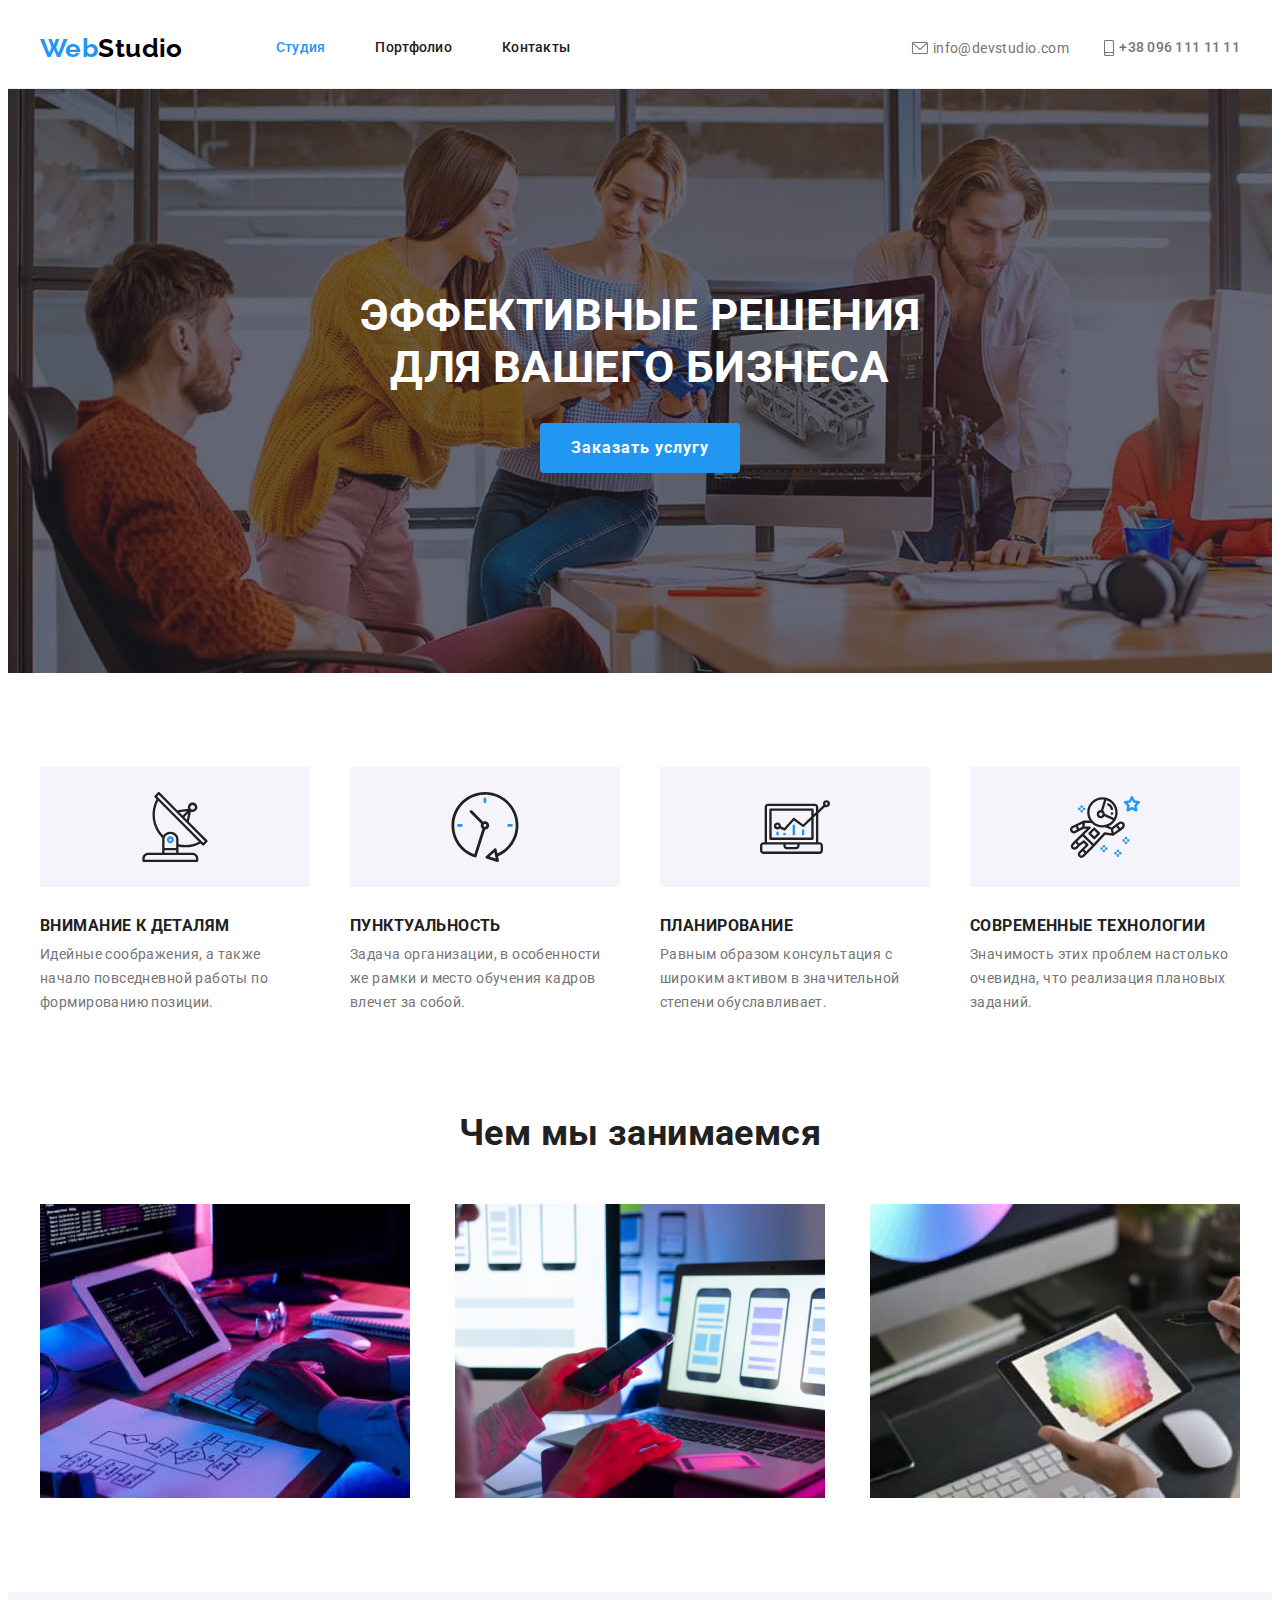
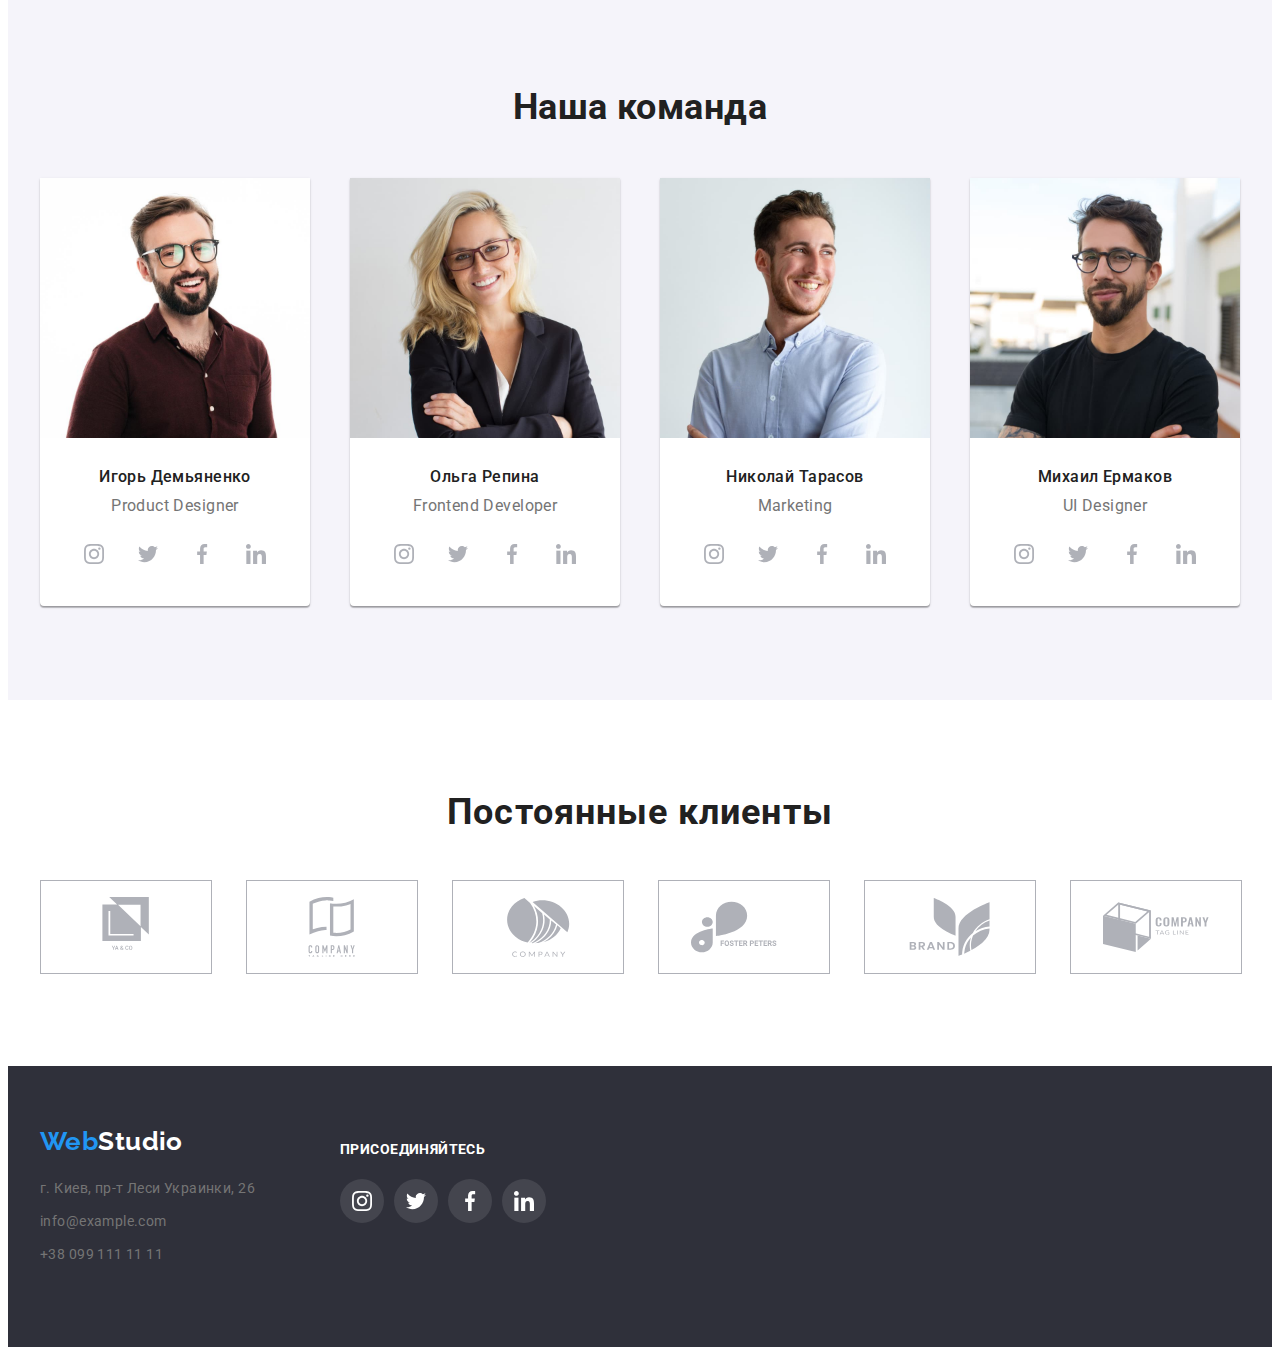
<file: index.html>
<!DOCTYPE html>
<html lang="ru">

<head>
    <meta charset="UTF-8">
    <meta http-equiv="X-UA-Compatible" content="IE=edge">
    <meta name="viewport" content="width=device-width, initial-scale=1.0">
    <title>Web Studio (Version 2.1)</title>
    <link
        href="https://fonts.googleapis.com/css2?family=Raleway:wght@700&family=Roboto:wght@400;500;700;900&display=swap"
        rel="stylesheet">
    <link rel="stylesheet" href="https://cdnjs.cloudflare.com/ajax/libs/modern-normalize/1.1.0/modern-normalize.min.css"
        integrity="sha512-wpPYUAdjBVSE4KJnH1VR1HeZfpl1ub8YT/NKx4PuQ5NmX2tKuGu6U/JRp5y+Y8XG2tV+wKQpNHVUX03MfMFn9Q=="
        crossorigin="anonymous" referrerpolicy="no-referrer" />
    <link rel="stylesheet" href="./css/styles.css" />
</head>

<body>

    <!--Header box-->
    <header class="header nav-head">
        <div class="container nav-head">

            <nav class="nav-container">

                <span class="web">Web<span class="studio">Studio</span></span>

                <ul class="nav">
                    <li class="item"><a href="index.html" class="link-accent">Студия</a></li>
                    <li class="item"><a href="portfolio.html" class="nav-link">Портфолио</a></li>
                    <li class="item"><a href="" class="nav-link">Контакты</a></li>
                </ul>

            </nav>

           
            <ul class="auth-nav">   
                <li class="item"><a href="mailto:info@devstudio.com" class="hader-link" >
                    <svg class="contact-icon-envelope" width="16" height="12"><use href="./img/symbol-defs.svg#icon-envelope"></use>
                    </svg>info@devstudio.com</a>
                </li>
                <li class="item"><a href="tel:+380961111111" class="tel-link"><svg class="contact-icon-smartphone" width="10" height="16">
                    <use href="./img/symbol-defs.svg#icon-smartphone"></use>
                </svg>+38 096 111 11 11</a></li>
            </ul>
        </div>
    </header>

    <!--Main box-->
    <main>

        <!--Section of content 1-->

        <section class="main-section">
            <div class="container">
                <h1 class="heading">ЭФФЕКТИВНЫЕ РЕШЕНИЯ<br>ДЛЯ ВАШЕГО БИЗНЕСА</h1>
                <button type=button class="order-button">Заказать услугу</button>
            </div>
        </section>

        <!--Section of content 2-->
        <section class="section qualitie">
            <div class="container">
                <h2 hidden>Рабочие качества</h2>
                <ul class="section-content">
                    <li class="li-content">
                        <div class="icon-quality">
                            <svg class="worck-icon">
                                <use href="./img/symbol-defs.svg#icon-antenna"></use>
                            </svg>
                        </div>
                        <h3 class="worck-title">ВНИМАНИЕ К ДЕТАЛЯМ</h3>
                        <p class="worck-content">Идейные соображения, а также начало 
                            повседневной работы по формированию
                            позиции.</p>
                    </li>

                    <li class="li-content">
                        <div class="icon-quality">
                            <svg class="worck-icon">
                                <use href="./img/symbol-defs.svg#icon-clock"></use>
                            </svg>
                        </div>
                        <h3 class="worck-title">ПУНКТУАЛЬНОСТЬ</h3>
                        <p class="worck-content">Задача организации, в особенности
                             же рамки и место обучения кадров
                            влечет за собой.</p>
                    </li>

                    <li class="li-content">
                        <div class="icon-quality">
                            <svg class="worck-icon">
                                <use href="./img/symbol-defs.svg#icon-diagram"></use>
                            </svg>
                        </div>
                        <h3 class="worck-title">ПЛАНИРОВАНИЕ</h3>
                        <p class="worck-content">Равным образом консультация с широким 
                            активом в значительной степени
                            обуславливает.</p>
                    </li>

                    <li class="li-content">
                        <div class="icon-quality">
                            <svg class="worck-icon">
                                <use href="./img/symbol-defs.svg#icon-astronaut"></use>
                            </svg>
                        </div>
                        <h3 class="worck-title">СОВРЕМЕННЫЕ ТЕХНОЛОГИИ</h3>
                        <p class="worck-content">Значимость этих проблем настолько очевидна,
                            что реализация плановых
                            заданий.</p>
                    </li>
                </ul>
            </div>
        </section>

        <!--Section of content 3-->
        <section class="section">
            <div class="container">
                <h2 class="our-activities">Чем мы занимаемся</h2>
                <ul class="section-worck">
                    <li class="li-worck"><img src="./img/box1.jpg" width=370 alt="Человек работает на айпаде"></li>
                    <li class="li-worck"><img src="./img/box2.jpg" width=370
                            alt="Человек  работает на лептопе и держит в руке телефон"></li>
                    <li class="li-worck"><img src="./img/box3.jpg" width=370
                            alt="Человек держит в руках айпад с выбором цветовой гаммы"></li>            
                </ul>
            </div>
        </section>

        <!--Section of content 4-->
        <section class="section section-color">
            <div class="container">
                <h2 class="our-activities">Наша команда</h2>
                <!--<div class="teamsection-box">-->
                

               <!--Список команды-->
               <ul class="our-team">

                    <!--Контент карточки-->
                    <li class="li-team">
                                <img src="img/foto1.jpg" width=270 alt="фото Игорь Демьяненко">
                                <div class="person-information">
                                    <h3 class="worck-team">Игорь Демьяненко</h3>
                                    <p class="person">Product Designer</p>
                                </div>

                        <!--Список ссылок соцсетей-->
                        <ul class="soc-icon">
                            <li class="soc-link">
                                <a href="" class="soc-link-box">
                                    <svg width="20" height="20" class="instagram">
                                        <use href="./img/symbol-defs.svg#icon-instagram"></use>
                                    </svg>
                                </a>
                            </li>
                            <li class="soc-link">
                                <a href="" class="soc-link-box">
                                    <svg width="20" height="20" class="instagram">
                                        <use href="./img/symbol-defs.svg#icon-twitter1"></use>
                                    </svg>
                                </a>
                            </li>
                        
                            <li class="soc-link">
                                <a href="" class="soc-link-box">
                                    <svg width="20" height="20" class="instagram">
                                        <use href="./img/symbol-defs.svg#icon-facebook"></use>
                                    </svg>
                                </a>
                            </li>
                            <li class="soc-link">
                                <a href="" class="soc-link-box">
                                    <svg width="20" height="20" class="instagram">
                                        <use href="./img/symbol-defs.svg#icon-linkedin"></use>
                                    </svg>
                                </a>
                            </li>
                        </ul>
                    </li>






                    <li class="li-team">
                        <img src="img/foto2.jpg" width=270 alt="фото Ольга Репина">
                        <div class="person-information">
                            <h3 class="worck-team">Ольга Репина</h3>
                            <p class="person">Frontend Developer</p>
                        </div>
                        <!--Список ссылок соцсетей-->
                        <ul class="soc-icon">
                            <li class="soc-link">
                                <a href="" class="soc-link-box">
                                    <svg width="20" height="20" class="instagram">
                                        <use href="./img/symbol-defs.svg#icon-instagram"></use>
                                    </svg>
                                </a>
                            </li>
                            <li class="soc-link">
                                <a href="" class="soc-link-box">
                                    <svg width="20" height="20" class="instagram">
                                        <use href="./img/symbol-defs.svg#icon-twitter1"></use>
                                    </svg>
                                </a>
                            </li>
                        
                            <li class="soc-link">
                                <a href="" class="soc-link-box">
                                    <svg width="20" height="20" class="instagram">
                                        <use href="./img/symbol-defs.svg#icon-facebook"></use>
                                    </svg>
                                </a>
                            </li>
                            <li class="soc-link">
                                <a href="" class="soc-link-box">
                                    <svg width="20" height="20" class="instagram">
                                        <use href="./img/symbol-defs.svg#icon-linkedin"></use>
                                    </svg>
                                </a>
                            </li>
                        </ul>
                    </li>

                    <li class="li-team">
                        <img src="img/foto3.jpg" width=270 alt="фото Николай Тарасов">
                        <div class="person-information">
                            <h3 class="worck-team">Николай Тарасов</h3>
                            <p class="person">Marketing</p>
                        </div>
                        <!--Список ссылок соцсетей-->
                        <ul class="soc-icon">
                            <li class="soc-link">
                                <a href="" class="soc-link-box">
                                    <svg width="20" height="20" class="instagram">
                                        <use href="./img/symbol-defs.svg#icon-instagram"></use>
                                    </svg>
                                </a>
                            </li>
                            <li class="soc-link">
                                <a href="" class="soc-link-box">
                                    <svg width="20" height="20" class="instagram">
                                        <use href="./img/symbol-defs.svg#icon-twitter1"></use>
                                    </svg>
                                </a>
                            </li>
                        
                            <li class="soc-link">
                                <a href="" class="soc-link-box">
                                    <svg width="20" height="20" class="instagram">
                                        <use href="./img/symbol-defs.svg#icon-facebook"></use>
                                    </svg>
                                </a>
                            </li>
                            <li class="soc-link">
                                <a href="" class="soc-link-box">
                                    <svg width="20" height="20" class="instagram">
                                        <use href="./img/symbol-defs.svg#icon-linkedin"></use>
                                    </svg>
                                </a>
                            </li>
                        </ul>
                    </li>

                    <li class="li-team">
                        <img src="img/foto4.jpg" width=270 alt="фото Михаил Ермаков">
                        <div class="person-information">
                            <h3 class="worck-team">Михаил Ермаков</h3>
                            <p class="person">UI Designer</p>
                        </div>
                        <!--Список ссылок соцсетей-->
                        <ul class="soc-icon">
                            <li class="soc-link">
                                <a href="" class="soc-link-box">
                                    <svg width="20" height="20" class="instagram">
                                        <use href="./img/symbol-defs.svg#icon-instagram"></use>
                                    </svg>
                                </a>
                            </li>
                            <li class="soc-link">
                                <a href="" class="soc-link-box">
                                    <svg width="20" height="20" class="instagram">
                                        <use href="./img/symbol-defs.svg#icon-twitter1"></use>
                                    </svg>
                                </a>
                            </li>
                        
                            <li class="soc-link">
                                <a href="" class="soc-link-box">
                                    <svg width="20" height="20" class="instagram">
                                        <use href="./img/symbol-defs.svg#icon-facebook"></use>
                                    </svg>
                                </a>
                            </li>
                            <li class="soc-link">
                                <a href="" class="soc-link-box">
                                    <svg width="20" height="20" class="instagram">
                                        <use href="./img/symbol-defs.svg#icon-linkedin"></use>
                                    </svg>
                                </a>
                            </li>
                        </ul>
                    </li>
                </ul>
            </div>
        </section>
        <section class="container">
            <H2 class="clients">Постоянные клиенты</H2>
            <ul class="customers-list">
                <li class="customers">
                    <a href="" class="customers-link"><svg width="106" height="60">
                        <use href="./img/symbol-defs.svg#icon-group"></use>
                        </svg>
                    </a>
                </li>
                <li class="customers">
                    <a href="" class="customers-link"><svg width="106" height="60">
                            <use href="./img/symbol-defs.svg#icon-group2"></use>
                        </svg>
                    </a>
                </li>
                <li class="customers">
                    <a href="" class="customers-link"><svg width="106" height="60">
                            <use href="./img/symbol-defs.svg#icon-group3"></use>
                        </svg>
                    </a>
                </li>
                <li class="customers">
                    <a href="" class="customers-link"><svg width="106" height="60">
                            <use href="./img/symbol-defs.svg#icon-group4"></use>
                        </svg>
                    </a>
                </li>
                <li class="customers">
                    <a href="" class="customers-link"><svg width="106" height="60">
                            <use href="./img/symbol-defs.svg#icon-group5"></use>
                        </svg>
                    </a>
                </li>
                <li class="customers">
                    <a href="" class="customers-link"><svg width="106" height="60">
                            <use href="./img/symbol-defs.svg#icon-group6"></use>
                        </svg>
                    </a>
                </li>
            </ul>
        </section>
        
    </main>

    <!--Footer box-->
    <footer class="footer">
        <div class="container nav-foot">

            <span class="web-footer">Web<span class="studio-footer">Studio</span></span>

            <address class="address">
                <ul class="ul-footer">
                    <li><a href="г.Киев,пр-тЛесиУкраинки,26" class="footer-adress">г. Киев, пр-т Леси Украинки, 26</a>
                    </li>
                    <li><a href="mailto:info@example.com" class="footer-contact">info@example.com</a></li>
                    <li><a href="tel:+380991111111" class="footer-tel">+38 099 111 11 11</a></li>
                </ul>
            </address>

            <div>
                <ul class="soc-icon-footer">
                    
                        <li>
                            <h4 class="connect">присоединяйтесь</h4>


                    <!--Список ссылок соцсетей-->

                    <ul class="soc-icon">
                        <li class="soc-link">
                            <a href="" class="soc-link-footer">
                                <svg width="20" height="20" class="instagram">
                                    <use href="./img/symbol-defs.svg#icon-instagram"></use>
                                </svg>
                            </a>
                        </li>
                        <li class="soc-link">
                            <a href="" class="soc-link-footer">
                                <svg width="20" height="20" class="instagram">
                                    <use href="./img/symbol-defs.svg#icon-twitter1"></use>
                                </svg>
                            </a>
                        </li>
                    
                        <li class="soc-link">
                            <a href="" class="soc-link-footer">
                                <svg width="20" height="20" class="instagram">
                                    <use href="./img/symbol-defs.svg#icon-facebook"></use>
                                </svg>
                            </a>
                        </li>
                        <li class="soc-link">
                            <a href="" class="soc-link-footer">
                                <svg width="20" height="20" class="instagram">
                                    <use href="./img/symbol-defs.svg#icon-linkedin"></use>
                                </svg>
                            </a>
                        </li>
                    </ul>
                </ul>
            </div>
        </div>
    </footer>
</body>
</html>
</file>
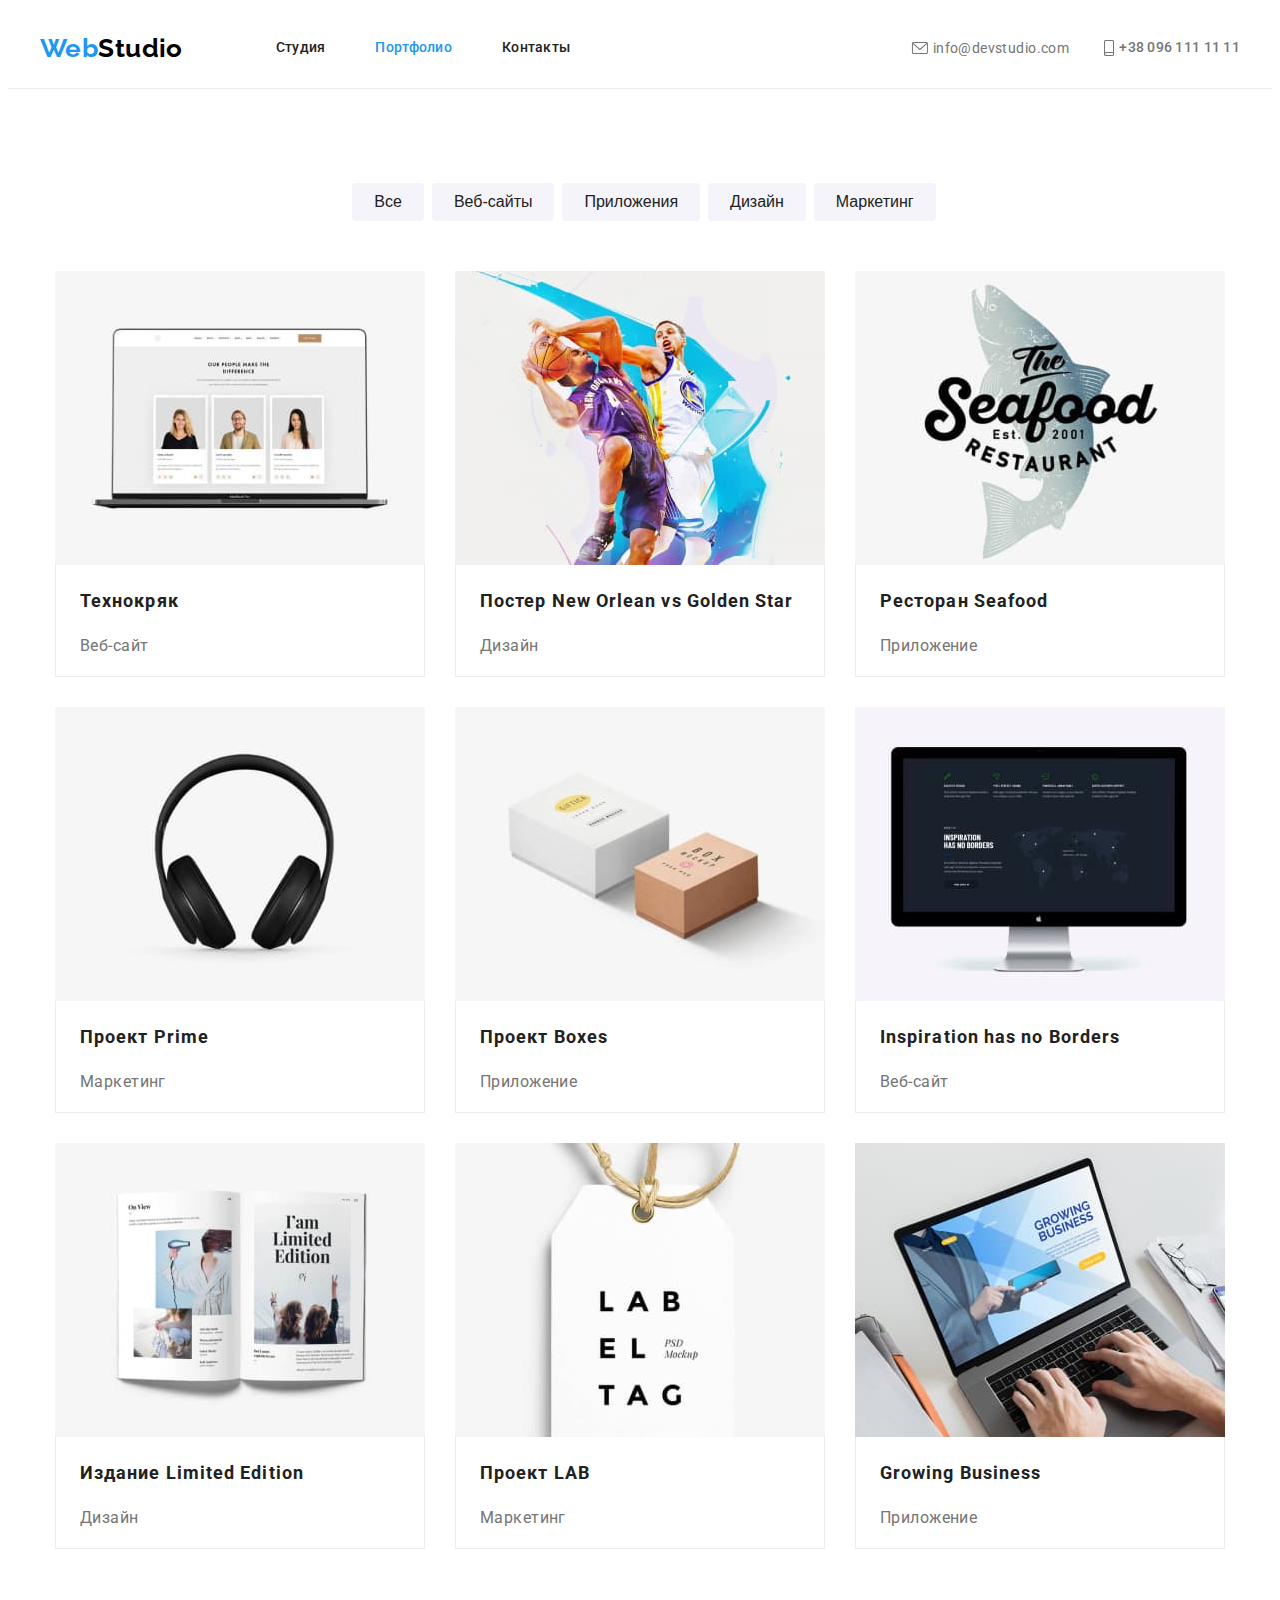
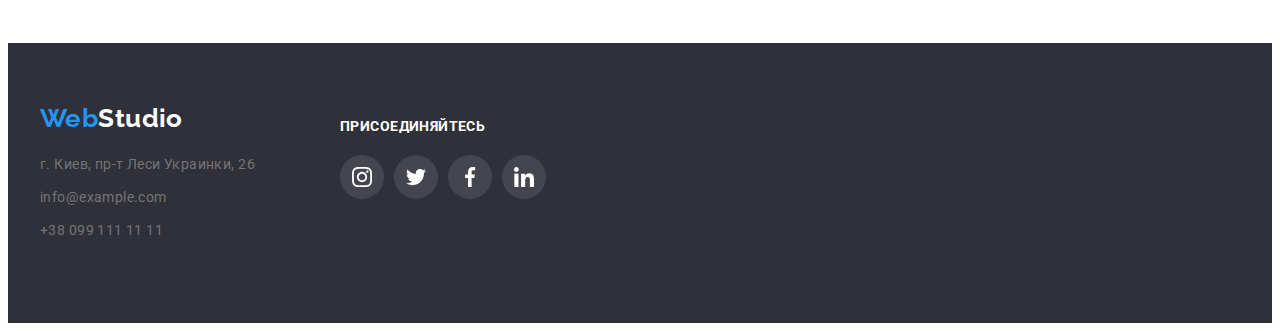
<file: portfolio.html>
<!DOCTYPE html>
<html lang="ru">
<head>
    <meta charset="UTF-8">
    <meta http-equiv="X-UA-Compatible" content="IE=edge">
    <meta name="viewport" content="width=device-width, initial-scale=1.0">
    <title>Portfolio</title>
    <link href="https://fonts.googleapis.com/css2?family=Raleway:wght@700&family=Roboto:wght@400;500;700;900&display=swap"
        rel="stylesheet">
        <link rel="stylesheet" href="https://cdnjs.cloudflare.com/ajax/libs/modern-normalize/1.1.0/modern-normalize.min.css"
            integrity="sha512-wpPYUAdjBVSE4KJnH1VR1HeZfpl1ub8YT/NKx4PuQ5NmX2tKuGu6U/JRp5y+Y8XG2tV+wKQpNHVUX03MfMFn9Q=="
            crossorigin="anonymous" referrerpolicy="no-referrer" />
    <link rel="stylesheet" href="./css/styles.css" />
</head>

<body>
    
<!--Header box-->
<header class="header nav-head">
    <div class="container nav-head">

        <nav class="nav-container">

            <span class="web">Web<span class="studio">Studio</span></span>

            <ul class="nav">
                <li class="item"><a href="index.html" class="nav-link">Студия</a></li>
                <li class="item"><a href="portfolio.html" class="link-accent">Портфолио</a></li>
                <li class="item"><a href="" class="nav-link">Контакты</a></li>
            </ul>

        </nav>

        <ul class="auth-nav">
            <li class="item"><a href="mailto:info@devstudio.com" class="hader-link">
                    <svg class="contact-icon-envelope" width="16" height="12">
                        <use href="./img/symbol-defs.svg#icon-envelope"></use>
                    </svg>info@devstudio.com</a>
            </li>
            <li class="item"><a href="tel:+380961111111" class="tel-link"><svg class="contact-icon-smartphone" width="10"
                        height="16">
                        <use href="./img/symbol-defs.svg#icon-smartphone"></use>
                    </svg>+38 096 111 11 11</a></li>
        </ul>
    </div>
</header>
 <main class="">
        <section class="section">
            <div class="container">
                  <h1 hidden class="main-title">Список наших проектов</h1>
 <!--Список кнопок-->
            <ul class="filter">
                <li class="li-button"><button type=button class="button">Все</button></li>
                <li class="li-button"><button type=button class="button">Веб-сайты</button></li>
                <li class="li-button"><button type=button class="button">Приложения</button></li>
                <li class="li-button"><button type=button class="button">Дизайн</button></li>
                <li class="li-button"><button type=button class="button">Маркетинг</button></li>
            </ul>
<!--Список карточек-->
                    <h2 hidden >Основной контент</h2>

                <ul class="flex-contener">
                    <li class="flex-element">
                            <a href=""><img src="img/img.jpg" width=367 alt="Фотокарточки 3 штуки">
                            <div class="card">
                            <h3 class="sub-title">Технокряк</h3>
                            <p class="person">Веб-сайт</p></a>
                            </div>
                    </li>
                                    
                    <li class="flex-element">
                        <a href=""><img src="img/img(1).jpg" width=367 alt="Игра в баскетболл">
                        <div class="card">
                        <h3 class="sub-title">Постер New Orlean vs Golden Star</h3>
                        <p class="person">Дизайн</p></a>  
                        </div>
                    </li>
        
                    <li class="flex-element">
                        <a href=""><img src="img/img(2).jpg" width=367 alt="Логотип ресторана морепродуктов">
                        <div class="card">
                        <h3 class="sub-title">Ресторан Seafood</h3>
                        <p class="person">Приложение</p></a>
                        </div>
                    </li>
            
                    <li class="flex-element">
                        <a href=""><img src="img/img(3).jpg" width=367 alt="Наушники">
                        <div class="card">
                        <h3 class="sub-title">Проект Prime</h3>
                        <p class="person">Маркетинг</p></a>
                        </div>
                    </li>

                    <li class="flex-element">
                        <a href=""><img src="img/img(4).jpg" width=367 alt="Две коробки">
                        <div class="card">
                        <h3 class="sub-title">Проект Boxes</h3>
                        <p class="person">Приложение</p></a>
                        </div>
                    </li>
                    
                    <li class="flex-element">
                        <a href=""><img src="img/img(5).jpg" width=367 alt="Монитор">
                        <div class="card">
                        <h3 class="sub-title">Inspiration has no Borders</h3>
                        <p class="person">Веб-сайт</p></a>               
                        </div>
                    <li class="flex-element">
                        <a href=""><img src="img/img(6).jpg" width=367 alt="Журнал лимитед эдишен">
                        <div class="card">
                        <h3 class="sub-title">Издание Limited Edition</h3>
                        <p class="person">Дизайн</p></a>
                        </div>
                    </li>
                    
                    <li class="flex-element">
                        <a href=""><img src="img/img(7).jpg" width=367 alt="Стикер лаб">
                        <div class="card">
                        <h3 class="sub-title">Проект LAB</h3>
                        <p class="person">Маркетинг</p></a>
                        </div>
                    </li>
                    <li class="flex-element">
                        <a href=""><img src="img/img(8).jpg" width=367 alt="лептоп">
                        <div class="card">
                        <h3 class="sub-title">Growing Business</h3>
                        <p class="person">Приложение</p></a>
                        </div>
                    </li>
                </ul>
            </div>
          </section>
            </main>

    <!--Footer box-->
    <footer class="footer">
        <div class="container nav-foot">
    
            <span class="web-footer">Web<span class="studio-footer">Studio</span></span>
    
            <address class="address">
                <ul class="ul-footer">
                    <li><a href="г.Киев,пр-тЛесиУкраинки,26" class="footer-adress">г. Киев, пр-т Леси Украинки, 26</a>
                    </li>
                    <li><a href="mailto:info@example.com" class="footer-contact">info@example.com</a></li>
                    <li><a href="tel:+380991111111" class="footer-tel">+38 099 111 11 11</a></li>
                </ul>
            </address>
    
            <div>
                <ul class="soc-icon-footer">
    
                    <li>
                        <h4 class="connect">присоединяйтесь</h4>
    
    
                        <!--Список ссылок соцсетей-->
    
                        <ul class="soc-icon">
                            <li class="soc-link">
                                <a href="" class="soc-link-footer">
                                    <svg width="20" height="20" class="instagram">
                                        <use href="./img/symbol-defs.svg#icon-instagram"></use>
                                    </svg>
                                </a>
                            </li>
                            <li class="soc-link">
                                <a href="" class="soc-link-footer">
                                    <svg width="20" height="20" class="instagram">
                                        <use href="./img/symbol-defs.svg#icon-twitter1"></use>
                                    </svg>
                                </a>
                            </li>
    
                            <li class="soc-link">
                                <a href="" class="soc-link-footer">
                                    <svg width="20" height="20" class="instagram">
                                        <use href="./img/symbol-defs.svg#icon-facebook"></use>
                                    </svg>
                                </a>
                            </li>
                            <li class="soc-link">
                                <a href="" class="soc-link-footer">
                                    <svg width="20" height="20" class="instagram">
                                        <use href="./img/symbol-defs.svg#icon-linkedin"></use>
                                    </svg>
                                </a>
                            </li>
                        </ul>
                </ul>
            </div>
        </div>
    </footer>
</body>
</html>
</file>
<file: css/styles.css>
/* Палитра цветов */
:root {
  --main-txt-color: #212121;
  --body-color: #ffffff;
  --txt-color: #757575;
  --heder-link-color: #2196f3;
  --logo-footer-color: #000000;
  --section1-background-color: #2f303a;
  --footer-link-color: rgb(255, 255, 255, 0.6);
  --section2-background-color: #ececec;
  --section-background-color: #f5f4fa;
  --activity-color: #ff0000;
  --border-color: #afb1b8;
}
/* Убирает точки */
ul {
  list-style: none;
  margin: 0;
  padding: 0;
}

/* Задает цвет основному шрифту */
body {
  color: var(--txt-color);
  font-family: Roboto, sans-serif;
  font-size: 14px;
  letter-spacing: 0.03em;
  background: var(--body-color);
}
/* Убирает подчеркивание */
/* Превращает в блочный элемент и убирает зазоры картинок- ссылок */
a {
  text-decoration: none;
  display: block;
}
.container {
  width: 1200px;
  margin-right: auto;
  margin-left: auto;
  padding-left: 15px;
  padding-right: 15px;
}
.nav-head {
  display: flex;
  align-items: center;
}

/* Стилизация хедера nav */
.header {
  max-width: 1600px;
  height: 80px;
  margin-left: auto;
  margin-right: auto;

  /* Установит стили нинжней рамки */
  border-bottom-width: 1px;
  border-bottom-style: solid;
  border-bottom-color: var(--section2-background-color);
}
.auth-nav {
  display: flex;
  margin-left: auto;
  align-items: center;
}

.link-box {
  margin-left: auto;
}
.nav-container {
  display: flex;
  align-items: center;
}
.logo {
  color: var(--logo-footer-color);
  font-family: raleway, sans-serif;
  font-size: 26px;
  line-height: 1.19;
  font-weight: 700;
  text-decoration: none;
}
.nav-link {
  color: var(--main-txt-color);
  line-height: 1.14;
  letter-spacing: 0.02em;
  font-weight: 500;
}
.link-accent {
  color: var(--heder-link-color);
  line-height: 1.14;
  letter-spacing: 0.02em;
  font-weight: 500;
}

/* Стилизация хедера контакты */
.tel-link {
  line-height: 1.14;
  letter-spacing: 0.02em;
  font-weight: 500;
  fill: var(--txt-color);
  color: currentColor;
  display: flex;
  align-items: center;
}
.hader-link {
  fill: var(--txt-color);
  margin-right: 30px;
  color: currentColor;
  display: flex;
  align-items: center;
}
.contact-icon-envelope {
  width: 26px;
}
.contact-icon-smartphone {
  width: 20px;
}

/* Псевдоэлементы ссылок */

.tel-link:hover,
.tel-link:focus,
.nav-link:hover,
.nav-link:focus,
.hader-link:hover,
.hader-link:focus {
  color: var(--heder-link-color);
  fill: var(--heder-link-color);
}

.footer-adress:hover,
.footer-adress:focus {
  color: var(--body-color);
}
.footer-tel:hover,
.footer-contact:hover,
.footer-contact:focus {
  color: var(--footer-link-color);
}
/* подсветка ссылки при активации */
.footer-adress:active,
.footer-contact:active,
.tel-link:active,
.nav-link:active {
  color: var(--activity-color);
}

/* Стилизация кнопок */
.order-button {
  background-color: var(--heder-link-color);
  color: var(--sub-txt-color);
  cursor: pointer;
  font-family: inherit;
  font-size: 16px;
  line-height: 1.87;
  text-align: center;
  letter-spacing: 0.06em;
  font-weight: 700;
  width: 200px;
  height: 50px;
  margin-left: auto;
  margin-right: auto;
  border-radius: 4px;
  border: none;
}

.button:hover,
.button:focus {
  background-color: var(--heder-link-color);
  color: var(--body-color);
  box-shadow: 0px 4px 4px 0px #00000040;
}
.button {
  color: var(--main-txt-color);
  background-color: var(--section-background-color);
  font-size: 16px;
  line-height: 1.62;
  font-weight: 400;
  cursor: pointer;
  border-radius: 4px;
  padding: 6px 22px;
  border: none;
}
/* Стилизация секция 1 */
.main-section {
  max-width: 1600px;
  background-color: var(--section1-background-color);
  background-image: linear-gradient(
      rgba(47, 48, 58, 0.4),
      rgba(47, 48, 58, 0.4)
    ),
    url(../img/hero.jpg);

  text-align: center;
  color: var(--body-color);
  padding-top: 200px;
  padding-bottom: 200px;
  margin-left: auto;
  margin-right: auto;
}

.heading {
  color: var(--sub-txt-color);
  font-size: 44px;
  margin-top: 0px;
  margin-bottom: 30px;
}
.main-heading {
  font-size: 44px;
  font-weight: 900;
  line-height: 1.36;
  letter-spacing: 0.06em;
}
/* Стилизация секция 2 */
.worck-title {
  line-height: 1.14;
  font-weight: 700;
  color: var(--main-txt-color);
  height: 16px;
  margin-top: 0px;
  margin-bottom: 10px;
}
.worck-content {
  line-height: 1.71;
  margin-top: 0px;
  margin-bottom: 0px;
  height: 75px;
}
.section-box {
  display: flex;
  flex-direction: column;
  width: 1170px;
  height: 101px;

  margin-left: auto;
  margin-right: auto;
  margin-bottom: 94px;
}
.section {
  max-width: 1600px;
  margin-left: auto;
  margin-right: auto;
  padding-top: 94px;
  padding-bottom: 94px;
}
.qualitie {
  padding-bottom: 0px;
}

.li-content {
  width: 270px;
}
.section-content {
  display: flex;
  justify-content: space-between;
}
.section-content .li-content + .li-content {
  margin-left: 30px;
}
/* Стилизация секция 3*/
.our-activities {
  font-weight: 700;
  font-size: 36px;
  line-height: 1.17;
  color: var(--main-txt-color);
  margin-top: 0px;
  margin-bottom: 50px;
  text-align: center;
}

.section-worck .li-worck + .li-worck {
  margin-left: 30px;
}
.section-worck {
  display: flex;
  justify-content: space-between;
}

/* Стилизация секция 4 */
.section-color {
  background-color: var(--section-background-color);
}
.worck-team {
  font-size: 16px;
  line-height: 1.18;
  font-weight: 500;
  color: var(--main-txt-color);
  margin-top: 0;
  margin-bottom: 10px;
}
.person {
  font-size: 16px;
  line-height: 1.18;
  color: var(--txt-color);
  margin: 0 0 0 0;
}
.person-information {
  padding-top: 30px;
  padding-bottom: 0px;
}

.our-team {
  display: flex;
  justify-content: space-between;
}
.teamsection-box {
  display: flex;
  margin-bottom: 94px;
  margin-top: auto;
}
.end-section {
  display: flex;
  flex-direction: column;
  padding-top: 94px;
}

.li-team {
  width: 270px;
  background-color: var(--body-color);
  text-align: center;
  box-shadow: 0px 1px 3px rgba(0, 0, 0, 0.12), 0px 1px 1px rgba(0, 0, 0, 0.14),
    0px 2px 1px rgba(0, 0, 0, 0.2);
  border-radius: 0px 0px 4px 4px;
}

img {
  display: block;
  width: 100%;
  height: auto;
}

/* Стилизация футера */
.footer-contact {
  color: var(--txt-color);
  line-height: 1.71;
  letter-spacing: 0.03em;
  font-weight: 400;
  font-style: normal;
  margin-bottom: 9px;
}
.footer-tel {
  color: var(--txt-color);
  line-height: 1.71;
  letter-spacing: 0.03em;
  font-weight: 400;
  font-style: normal;
}
.footer-adress {
  color: var(--txt-color);
  line-height: 1.71;
  letter-spacing: 0.03em;
  font-weight: 400;
  font-style: normal;
  margin-bottom: 9px;
}
.footer {
  margin-left: auto;
  margin-right: auto;
  max-width: 1600px;
  background-color: var(--section1-background-color);
}
.adress {
  width: 231px;
  height: 81px;
  padding-bottom: 60px;
}

.nav-foot {
  padding-top: 60px;
  padding-bottom: 10px;
}

/* Вторая страница */
/* Задает цвет заголовку */
.main-title {
  color: var(--main-txt-color);
}
.sub-title {
  font-size: 18px;
  line-height: 2;
  letter-spacing: 0.06em;
  font-weight: 700;
  color: var(--main-txt-color);
  margin-top: 0;
  padding-top: 18px;
}
.web {
  color: var(--heder-link-color);
  font-family: raleway, sans-serif;
  font-size: 26px;
  line-height: 1.19;
  font-weight: 700;
  text-decoration: none;
  display: flex;
}
.studio {
  color: var(--logo-footer-color);
  font-family: raleway, sans-serif;
  font-size: 26px;
  line-height: 1.19;
  font-weight: 700;
  text-decoration: none;
}
.studio-footer {
  color: var(--body-color);
  font-family: raleway, sans-serif;
  font-size: 26px;
  line-height: 1.19;
  font-weight: 700;
  text-decoration: none;
}
.web-footer {
  color: var(--heder-link-color);
  font-family: raleway, sans-serif;
  font-size: 26px;
  line-height: 1.19;
  font-weight: 700;
  text-decoration: none;
  display: flex;
  margin-bottom: 20px;
}
.nav {
  display: flex;
  margin-left: 93px;
}
.nav .item + .item {
  margin-left: 50px;
}

/* СПИСОК */
.test-contener {
  width: 1170px;
  height: 1350px;
  margin-left: auto;
  margin-right: auto;
}

.flex-contener {
  display: flex;
  flex-wrap: wrap;
  justify-content: center;
}

.flex-element {
  width: 370px;
  background-color: var(--sub-txt-color);
  margin-right: 30px;
  margin-bottom: 30px;
}

.flex-element:hover,
.flex-element:focus {
  box-shadow: 1px 4px 6px 0px #00000029, 0px 4px 4px 0px #0000000f,
    0px 1px 1px 0px #0000001f;
}
.flex-element:nth-child(3n) {
  margin-right: 0px;
}
.flex-element:nth-last-child(-n + 3) {
  margin-bottom: 0px;
}

.filter {
  display: flex;
  justify-content: center;
  margin-bottom: 50px;
  margin-left: auto;
  margin-right: auto;
}
.li-button {
  margin-left: 8px;
}
.card {
  padding-left: 24px;
  padding-bottom: 20px;

  /* Установит стили нинжней рамки */
  border-bottom-width: 1px;
  border-bottom-style: solid;
  border-bottom-color: var(--section2-background-color);

  border-right-style: solid;
  border-right-width: 1px;
  border-right-color: var(--section2-background-color);

  border-left-style: solid;
  border-left-width: 1px;
  border-left-color: var(--section2-background-color);
}
.icon {
  width: 270px;
  height: 120px;
  background-color: var(--section-background-color);
  margin-bottom: 30px;
}
.customers {
  width: 170px;
  height: 92px;
  border-radius: 4px;
  fill: var(--border-color);
}
.customers-list {
  display: flex;
  justify-content: space-between;
  margin-bottom: 94px;
}
.clients {
  color: var(--main-txt-color);
  text-align: center;
  font-family: Roboto;
  font-size: 36px;
  line-height: 1.16em;
  line-height: 100%;
  letter-spacing: 0.03em;
  padding-bottom: 50px;
  padding-top: 94px;
  margin: 0px;
}
.icon-quality {
  width: 270px;
  height: 120px;
  background-color: var(--section-background-color);
  margin-bottom: 30px;
  display: flex;
  justify-content: center;
}

.worck-icon {
  width: 70px;
}
.soc-icon {
  display: flex;
  width: 206px;
  height: 44px;
  margin-right: auto;
  margin-left: auto;
  margin-top: 16px;
  margin-bottom: 30px;
  justify-content: space-between;
}
.soc-link {
  width: 44px;
  height: 44px;
  border-radius: 50%;

  display: flex;
}
.instagram {
  background-size: 20px;
}
.soc-link-box {
  width: 44px;
  height: 44px;
  display: flex;
  justify-content: center;
  align-items: center;
  fill: var(--border-color);
}
.soc-link-box:hover,
.soc-link-box:focus {
  background-color: var(--heder-link-color);
  fill: var(--body-color);
  border-radius: 50%;
}
.soc-icon-footer {
  display: flex;
  justify-content: center;
  margin-bottom: 84px;
  margin-left: -394px;
  margin-top: -145px;
}

.soc-linc-footer:nth-child(4n + 1) {
  margin-left: 0px;
}
.fuut-icon {
  display: flex;
}
.connect {
  font-family: Roboto;
  font-size: 14px;
  line-height: 1.4;
  letter-spacing: 0.03em;
  color: var(--body-color);
  font-style: normal;
  text-transform: uppercase;
}
.customers-link {
  width: 170px;
  height: 92px;
  fill: var(--border-color);
  margin: auto;
  padding: 0;
  border: 1px solid var(--border-color);
  display: flex;
  justify-content: center;
  align-items: center;
}
.customers-link:hover,
.customers-link:focus {
  fill: var(--heder-link-color);
  border: 1px solid var(--heder-link-color);
  border-radius: 4px;
}
.soc-link-footer {
  width: 44px;
  height: 44px;
  display: flex;
  justify-content: center;
  align-items: center;
  fill: var(--body-color);

  border-radius: 50%;
  background-color: rgb(255, 255, 255, 0.1);
  display: flex;
}
.soc-link-footer:hover,
.soc-link-footer:focus {
  background-color: var(--heder-link-color);
  fill: var(--body-color);
  border-radius: 50%;
}
</file>
